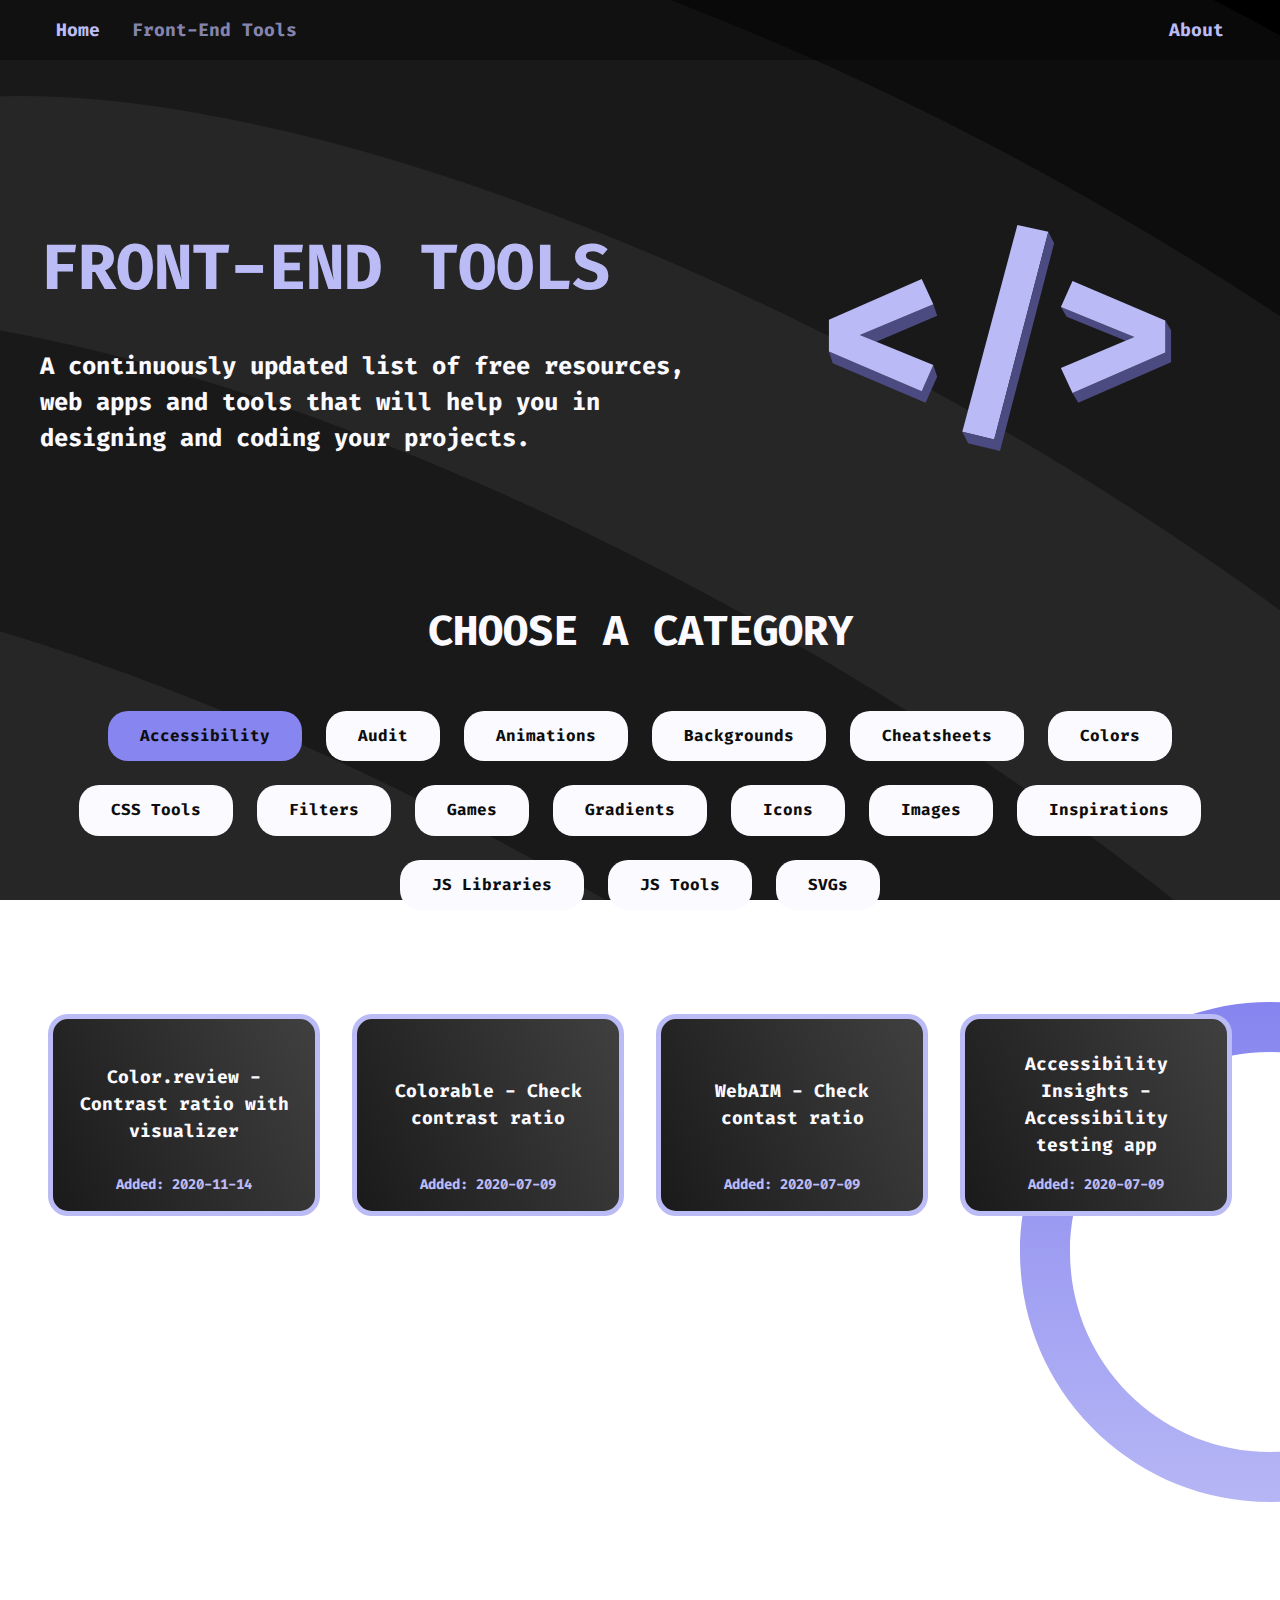
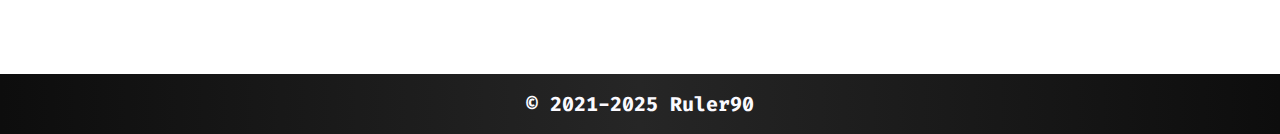
<file: index.html>
<!DOCTYPE html>
<html lang="en">
    <head>
        <meta charset="UTF-8" />
        <meta http-equiv="X-UA-Compatible" content="IE=edge" />
        <meta name="viewport" content="width=device-width, initial-scale=1.0" />
        <title>My Coding Place | Free Tools for Web Devs and Designers 2025</title>
        <meta
            name="description"
            content="Best 100% free resources, web apps and tools for web developers and designers. Get cheatsheets, CSS generators, create color palettes, gradients, SVGs and more."
        />

        <meta property="og:title" content="Free Front-End Tools for Web Developers and Designers 2025" />
        <meta
            property="og:description"
            content="Best 100% free resources, web apps and tools for web developers and designers. Get cheatsheets, CSS generators, create color palettes, gradients, SVGs and more."
        />
        <meta
            property="og:image"
            content="https://res.cloudinary.com/cliwebima/image/upload/v1622414200/front-end-tools/front-end-tools-preview.jpg"
        />
        <meta property="og:url" content="https://tools.mycoding.place/" />

        <meta name="twitter:title" content="Free Front-End Tools for Web Developers and Designers 2025" />
        <meta
            name="twitter:description"
            content="Best 100% free resources, web apps and tools for web developers and designers. Get cheatsheets, CSS generators, create color palettes, gradients, SVGs and more."
        />
        <meta
            name="twitter:image"
            content="https://res.cloudinary.com/cliwebima/image/upload/v1622414200/front-end-tools/front-end-tools-preview.jpg"
        />
        <meta name="twitter:card" content="summary_large_image" />

        <link rel="icon" type="image/svg+xml" href="./src/assets/svg/favicon.svg" />

        <link rel="preconnect" href="https://fonts.gstatic.com" />
        <link href="https://fonts.googleapis.com/css2?family=Fira+Code:wght@400;700&display=swap" rel="stylesheet" />
        <link rel="stylesheet" href="./src/scss/main.css" />
    </head>

    <body>
        <nav class="mcp-nav">
            <ul class="mcp-nav__items">
                <li class="mcp-nav__item">
                    <a class="mcp-nav__link" href="https://mycoding.place">Home</a>
                </li>
                <li class="mcp-nav__item">
                    <span class="mcp-nav__link mcp-nav__link--inactive">Front-End Tools</span>
                </li>
                <li class="mcp-nav__item">
                    <a class="mcp-nav__link" href="https://about.mycoding.place">About</a>
                </li>
            </ul>
        </nav>

        <main>
            <header class="mcp-header">
                <div class="mcp-header__text-wrapper">
                    <h1 class="mcp-header__text">Front-End Tools</h1>
                    <p class="mcp-header__description">
                        A continuously updated list of free resources, web apps and tools that will help you in
                        designing and coding your projects.
                    </p>
                </div>

                <img
                    class="mcp-header__tags-logo"
                    src="./src/assets/svg/3d-tags.svg"
                    alt="image of the 3D opening and closing tag"
                />
            </header>

            <!-- <section class="mcp-section mcp-section--latest">
                <h2 class="mcp-section__header">Latest findings</h2>
                <ul class="mcp-tiles mcp-tiles--latest"></ul>
                <img
                    class="mcp-circle-decor mcp-circle-decor--latest"
                    src="./src/assets/svg/circle.svg"
                    alt="image of the circle contour in lavender gradient color"
                />
            </section> -->

            <section class="mcp-section mcp-section--choose-category">
                <h2 class="mcp-section__header">Choose a category</h2>
                <ul class="mcp-categories">
                    <li class="mcp-categories__item" tabindex="0" data-cat="accessibility">Accessibility</li>
                    <li class="mcp-categories__item" tabindex="0" data-cat="audit">Audit</li>
                    <li class="mcp-categories__item" tabindex="0" data-cat="animations">Animations</li>
                    <li class="mcp-categories__item" tabindex="0" data-cat="backgrounds">Backgrounds</li>
                    <li class="mcp-categories__item" tabindex="0" data-cat="cheatsheets">Cheatsheets</li>
                    <li class="mcp-categories__item" tabindex="0" data-cat="colors">Colors</li>
                    <li class="mcp-categories__item" tabindex="0" data-cat="css-tools">CSS Tools</li>
                    <li class="mcp-categories__item" tabindex="0" data-cat="filters">Filters</li>
                    <li class="mcp-categories__item" tabindex="0" data-cat="games">Games</li>
                    <li class="mcp-categories__item" tabindex="0" data-cat="gradients">Gradients</li>
                    <li class="mcp-categories__item" tabindex="0" data-cat="icons">Icons</li>
                    <li class="mcp-categories__item" tabindex="0" data-cat="images">Images</li>
                    <li class="mcp-categories__item" tabindex="0" data-cat="inspirations">Inspirations</li>
                    <li class="mcp-categories__item" tabindex="0" data-cat="js-libraries">JS Libraries</li>
                    <li class="mcp-categories__item" tabindex="0" data-cat="js-tools">JS Tools</li>
                    <li class="mcp-categories__item" tabindex="0" data-cat="svg">SVGs</li>
                </ul>
            </section>

            <section class="mcp-section mcp-section--category">
                <ul class="mcp-tiles mcp-tiles--category"></ul>
                <img
                    class="mcp-circle-decor mcp-circle-decor--cat-tiles"
                    src="./src/assets/svg/circle.svg"
                    alt="image of the big circle contour in lavender gradient color"
                />
            </section>
        </main>

        <footer>&copy; 2021-2025 Ruler90</footer>

        <script src="./src/js/tiles.js"></script>
    </body>
</html>
</file>
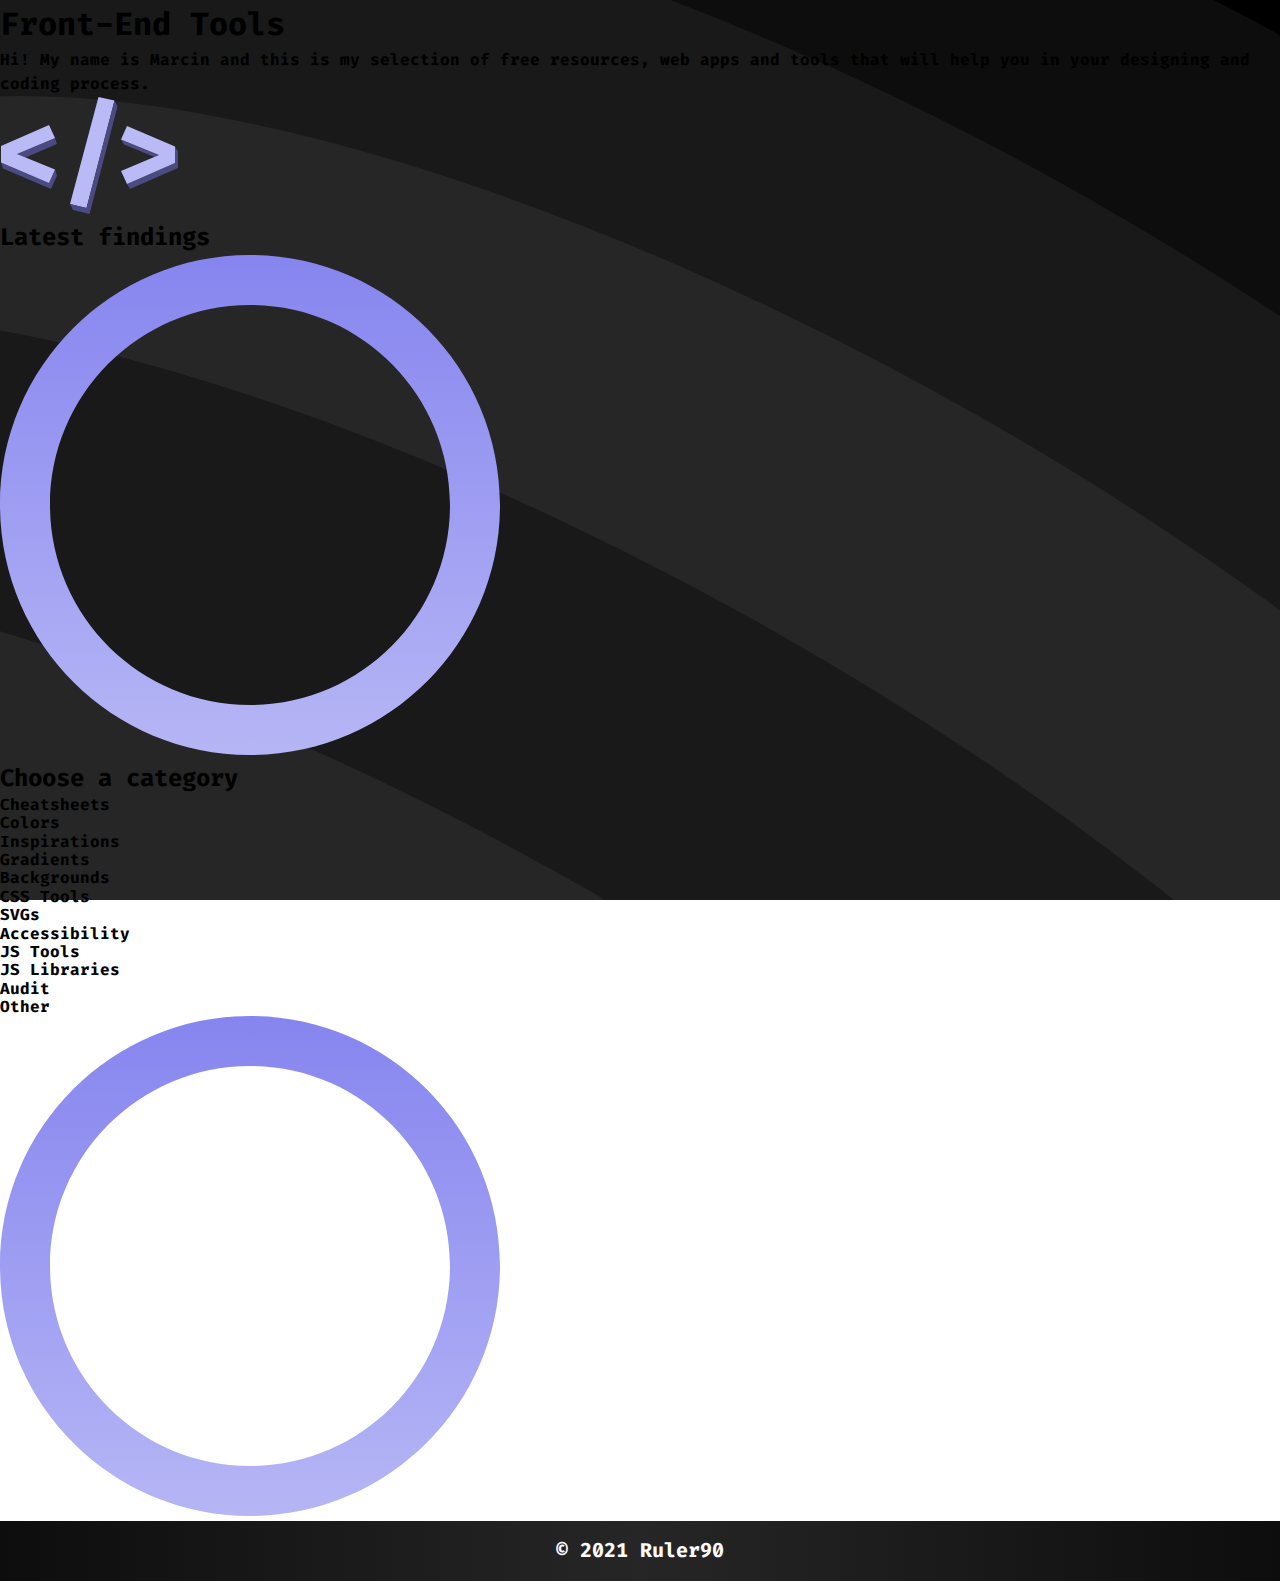
<file: src/index.html>
<!DOCTYPE html>
<html lang="en">

<head>
    <meta charset="UTF-8">
    <meta http-equiv="X-UA-Compatible" content="IE=edge">
    <meta name="viewport" content="width=device-width, initial-scale=1.0">
    <meta name="description"
        content="List of free resources, web apps and tools that will help developers and designers in their designing and coding process.">
    <title>Front-End Tools</title>

    <link rel="icon" type="image/svg+xml" href="./assets/svg/favicon.svg" />

    <link rel="preconnect" href="https://fonts.gstatic.com">
    <link href="https://fonts.googleapis.com/css2?family=Fira+Code:wght@400;700&display=swap" rel="stylesheet">
    <link rel="stylesheet" href="./scss/main.css">
</head>

<body>

    <main>

        <header class="fet-header">
            <div class="fet-header__text-wrapper">
                <h1 class="fet-header__text">Front-End Tools</h1>
                <p class="fet-header__description">
                    Hi! My name is Marcin and this is my selection of free resources, web apps and tools that will help
                    you in your designing and coding process.
                </p>
            </div>

            <img class="fet-header__tags-logo" src="./assets/svg/3d-tags.svg"
                alt="image of the 3D opening and closing tag">
        </header>

        <section class="fet-section fet-section--latest">
            <h2 class="fet-section__header">Latest findings</h2>
            <ul class="fet-tiles fet-tiles--latest"></ul>
            <img class="fet-circle-decor fet-circle-decor--latest" src="assets/svg/circle.svg"
                alt="image of the circle contour in lavender gradient color">
        </section>

        <section class="fet-section fet-section--choose-category">
            <h2 class="fet-section__header">Choose a category</h2>
            <ul class="fet-categories">

                <li class="fet-categories__item" tabindex="0" data-cat="cheatsheets">Cheatsheets</li>
                <li class="fet-categories__item" tabindex="0" data-cat="color-palettes">Colors</li>
                <li class="fet-categories__item" tabindex="0" data-cat="inspirations">Inspirations</li>
                <li class="fet-categories__item" tabindex="0" data-cat="gradients">Gradients</li>
                <li class="fet-categories__item" tabindex="0" data-cat="backgrounds">Backgrounds</li>
                <li class="fet-categories__item" tabindex="0" data-cat="css-tools">CSS Tools</li>
                <li class="fet-categories__item" tabindex="0" data-cat="svg">SVGs</li>
                <li class="fet-categories__item" tabindex="0" data-cat="accessibility">Accessibility</li>
                <li class="fet-categories__item" tabindex="0" data-cat="js-tools">JS Tools</li>
                <li class="fet-categories__item" tabindex="0" data-cat="js-libraries">JS Libraries</li>
                <li class="fet-categories__item" tabindex="0" data-cat="audit">Audit</li>
                <li class="fet-categories__item" tabindex="0" data-cat="other">Other</li>

            </ul>
        </section>

        <section class="fet-section fet-section--category">
            <ul class="fet-tiles fet-tiles--category"></ul>
            <img class="fet-circle-decor fet-circle-decor--cat-tiles" src="assets/svg/circle.svg"
                alt="image of the big circle contour in lavender gradient color">
        </section>

    </main>

    <footer>&copy; 2021 Ruler90</footer>

    <script src="./js/db.js"></script>
    <script src="./js/tiles.js"></script>

</body>

</html>
</file>
<file: src/scss/main.css>
/*! normalize.css v8.0.1 | MIT License | github.com/necolas/normalize.css */
html {
  line-height: 1.15;
  -webkit-text-size-adjust: 100%;
}

body {
  margin: 0;
}

main {
  display: block;
}

h1 {
  font-size: 2em;
  margin: 0.67em 0;
}

hr {
  box-sizing: content-box;
  height: 0;
  overflow: visible;
}

pre {
  font-family: monospace, monospace;
  font-size: 1em;
}

a {
  background-color: transparent;
}

abbr[title] {
  border-bottom: none;
  text-decoration: underline;
  -webkit-text-decoration: underline dotted;
          text-decoration: underline dotted;
}

b,
strong {
  font-weight: bolder;
}

code,
kbd,
samp {
  font-family: monospace, monospace;
  font-size: 1em;
}

small {
  font-size: 80%;
}

sub,
sup {
  font-size: 75%;
  line-height: 0;
  position: relative;
  vertical-align: baseline;
}

sub {
  bottom: -0.25em;
}

sup {
  top: -0.5em;
}

img {
  border-style: none;
}

button,
input,
optgroup,
select,
textarea {
  font-family: inherit;
  font-size: 100%;
  line-height: 1.15;
  margin: 0;
}

button,
input {
  overflow: visible;
}

button,
select {
  text-transform: none;
}

button,
[type=button],
[type=reset],
[type=submit] {
  -webkit-appearance: button;
}

button::-moz-focus-inner,
[type=button]::-moz-focus-inner,
[type=reset]::-moz-focus-inner,
[type=submit]::-moz-focus-inner {
  border-style: none;
  padding: 0;
}

button:-moz-focusring,
[type=button]:-moz-focusring,
[type=reset]:-moz-focusring,
[type=submit]:-moz-focusring {
  outline: 1px dotted ButtonText;
}

fieldset {
  padding: 0.35em 0.75em 0.625em;
}

legend {
  box-sizing: border-box;
  color: inherit;
  display: table;
  max-width: 100%;
  padding: 0;
  white-space: normal;
}

progress {
  vertical-align: baseline;
}

textarea {
  overflow: auto;
}

[type=checkbox],
[type=radio] {
  box-sizing: border-box;
  padding: 0;
}

[type=number]::-webkit-inner-spin-button,
[type=number]::-webkit-outer-spin-button {
  height: auto;
}

[type=search] {
  -webkit-appearance: textfield;
  outline-offset: -2px;
}

[type=search]::-webkit-search-decoration {
  -webkit-appearance: none;
}

::-webkit-file-upload-button {
  -webkit-appearance: button;
  font: inherit;
}

details {
  display: block;
}

summary {
  display: list-item;
}

template {
  display: none;
}

[hidden] {
  display: none;
}

/* Resets */
h1,
h2,
p {
  margin: 0;
  line-height: 1.5;
}

ul {
  margin-block-start: 0;
  margin-block-end: 0;
  padding-inline-start: 0;
  list-style-type: none;
}

a {
  text-decoration: none;
}

/* General styles */
html {
  scroll-behavior: smooth;
  scrollbar-color: #8785ef #fbfaff;
  scrollbar-width: thin;
}
html::-webkit-scrollbar {
  width: 10px;
  height: 10px;
  border-radius: 5px;
}
html::-webkit-scrollbar-track {
  border-radius: 5px;
  background-color: #fbfaff;
  margin: 2px 0;
}
html::-webkit-scrollbar-thumb {
  border-radius: 5px;
  background-color: #8785ef;
}

body {
  font-family: "Fira Code", monospace;
  font-weight: 700;
  overflow-x: hidden;
  background-image: url("../assets/svg/grey-lines-bg.svg");
  background-size: cover;
  background-attachment: fixed;
}
@media (max-width: 767px) {
  body {
    background-attachment: initial;
    background-image: none;
    background-color: #262626;
  }
}

.mcp-section {
  max-width: 1200px;
  margin: 0 auto;
  position: relative;
}
.mcp-section--latest {
  padding: 64px 0 88px;
}
@media (max-width: 767px) {
  .mcp-section--latest {
    padding: 32px 0 48px;
  }
}
.mcp-section--choose-category {
  padding: 80px 0 48px;
}
@media (max-width: 767px) {
  .mcp-section--choose-category {
    padding: 32px 0 16px;
  }
}
.mcp-section--category {
  min-height: 500px;
  padding: 32px 0 160px;
}

.mcp-section__description {
  padding: 0 16px;
  color: #fbfaff;
  font-size: 20px;
  position: relative;
  z-index: 1;
}
.mcp-section__description:nth-of-type(1) {
  margin-bottom: 24px;
}
@media (max-width: 767px) {
  .mcp-section__description:nth-of-type(1) {
    margin-bottom: 16px;
    font-size: 18px;
  }
}

.mcp-section__header {
  font-size: 42px;
  margin-bottom: 48px;
  text-transform: uppercase;
  color: #fbfaff;
  text-align: center;
}
@media (max-width: 1200px) {
  .mcp-section__header {
    font-size: 32px;
  }
}

footer {
  height: 60px;
  background-image: linear-gradient(to left, #0d0d0d, #262626, #0d0d0d);
  color: #fbfaff;
  display: grid;
  place-items: center;
  font-size: 20px;
  position: relative;
}

.mcp-nav {
  height: 60px;
  background-color: rgba(0, 0, 0, 0.3);
}

.mcp-nav__items {
  max-width: 1200px;
  height: 100%;
  margin: 0 auto;
  padding: 0 16px;
  display: flex;
  align-items: center;
}
@media (max-width: 450px) {
  .mcp-nav__items {
    justify-content: space-evenly;
  }
}

.mcp-nav__item {
  margin: 0 16px;
}
@media (min-width: 451px) {
  .mcp-nav__item:last-child {
    margin-left: auto;
  }
}

.mcp-nav__link {
  color: #bbbbf6;
  font-size: 18px;
}
.mcp-nav__link:hover, .mcp-nav__link:focus {
  color: #fbfaff;
}
@media (max-width: 550px) {
  .mcp-nav__link {
    font-size: 16px;
  }
}
.mcp-nav__link--inactive {
  pointer-events: none;
  color: #8484ad;
}

/* Header styles */
.mcp-header {
  max-width: 1200px;
  margin: 0 auto;
  padding: 160px 32px 64px;
  color: #fbfaff;
  line-height: 1.5;
  display: flex;
  align-items: center;
  position: relative;
}
@media (max-width: 800px) {
  .mcp-header {
    flex-direction: column;
    padding: 48px 16px 0;
  }
}

.mcp-header__text-wrapper {
  width: 60%;
}
@media (max-width: 800px) {
  .mcp-header__text-wrapper {
    width: auto;
  }
}

.mcp-header__text {
  margin: 0 0 32px;
  font-size: 64px;
  color: #bbbbf6;
  text-transform: uppercase;
}
@media (max-width: 1200px) {
  .mcp-header__text {
    font-size: 48px;
  }
}
@media (max-width: 800px) {
  .mcp-header__text {
    text-align: center;
  }
}
@media (max-width: 550px) {
  .mcp-header__text {
    font-size: 32px;
  }
}

.mcp-header__description {
  max-width: 95%;
  font-size: 24px;
}
@media (max-width: 980px) {
  .mcp-header__description {
    font-size: 22px;
  }
}
@media (max-width: 800px) {
  .mcp-header__description {
    max-width: initial;
    font-size: 18px;
  }
}

.mcp-header__tags-logo {
  height: 230px;
  margin: 0 auto;
}
@media (max-width: 980px) {
  .mcp-header__tags-logo {
    height: 160px;
  }
}
@media (max-width: 800px) {
  .mcp-header__tags-logo {
    width: auto;
    margin-top: 32px;
  }
}
@media (max-width: 430px) {
  .mcp-header__tags-logo {
    height: 120px;
  }
}

/* Tiles styles */
.mcp-tiles {
  margin: 0 auto;
  width: -moz-max-content;
  width: max-content;
  display: grid;
  grid-template-columns: repeat(4, 1fr);
  gap: 32px;
  position: relative;
  z-index: 2;
}
@media (max-width: 1200px) {
  .mcp-tiles {
    grid-template-columns: repeat(3, 1fr);
  }
}
@media (max-width: 980px) {
  .mcp-tiles {
    grid-template-columns: repeat(2, 1fr);
  }
}
@media (max-width: 600px) {
  .mcp-tiles {
    gap: 32px 8px;
  }
}
.mcp-tile {
  transition: transform 400ms ease, opacity 350ms ease;
  transform: translateY(0);
  opacity: 1;
}
.mcp-tile--fade-out {
  transform: translateY(200px);
  opacity: 0;
}
.mcp-tile--new .mcp-tile__new-label {
  display: flex;
  justify-content: center;
  align-items: center;
}

.mcp-tile__link {
  width: 230px;
  height: 160px;
  padding: 16px;
  background: linear-gradient(244.18deg, #404040 0%, #1a1a1a 100%);
  border: 5px solid #bbbbf6;
  border-radius: 20px;
  display: grid;
  grid-template-rows: 1fr max-content;
  position: relative;
  transition: transform 300ms ease;
}
@media (hover: hover) {
  .mcp-tile__link:hover, .mcp-tile__link:focus {
    transform: translateY(-10px);
  }
}
@media (max-width: 600px) {
  .mcp-tile__link {
    box-sizing: border-box;
    padding: 8px;
  }
}
@media (max-width: 500px) {
  .mcp-tile__link {
    width: 180px;
    border: 3px solid #bbbbf6;
  }
}
@media (max-width: 380px) {
  .mcp-tile__link {
    width: 170px;
    border: 2px solid #bbbbf6;
  }
}

.mcp-tile__new-label {
  display: none;
  width: 60px;
  height: 21px;
  border-radius: 16px;
  background-color: #05d13f;
  position: absolute;
  top: -13px;
  left: 20px;
}

.mcp-tile__new-label-text {
  color: #141516;
  font-size: 14px;
}

.mcp-tile__text {
  color: #fbfaff;
  font-size: 18px;
  text-align: center;
  align-self: center;
}
@media (max-width: 600px) {
  .mcp-tile__text {
    font-size: 14px;
  }
}

.mcp-tile__date {
  color: #bbbbf6;
  font-size: 14px;
  text-align: center;
  align-self: flex-end;
}

/* Category buttons styles */
.mcp-categories {
  display: flex;
  justify-content: center;
  align-items: center;
  flex-wrap: wrap;
}
@media (max-width: 600px) {
  .mcp-categories {
    margin-top: -20px;
  }
}

.mcp-categories__item {
  width: -moz-max-content;
  width: max-content;
  margin: 0 12px 24px;
  padding: 16px 32px;
  border-radius: 20px;
  background-color: #fbfaff;
  font-size: 16px;
  color: #0d0d0d;
  text-align: center;
  transition: box-shadow 200ms ease;
}
.mcp-categories__item:hover, .mcp-categories__item:focus {
  cursor: pointer;
  box-shadow: 0 0 0 5px #8785ef;
  outline: none;
}
@media (max-width: 600px) {
  .mcp-categories__item {
    width: 35%;
    padding: 16px;
    margin: 12px;
  }
}
@media (max-width: 385px) {
  .mcp-categories__item {
    padding: 12px 16px;
    margin: 8px;
  }
}
@media (max-width: 359px) {
  .mcp-categories__item {
    width: 50%;
  }
}
.mcp-categories__item--active {
  background-color: #8785ef;
  color: #0d0d0d;
  pointer-events: none;
}
.mcp-categories__item--active:focus {
  box-shadow: none;
}
.mcp-categories__item--pending {
  pointer-events: none;
}
.mcp-categories__item--pending:hover, .mcp-categories__item--pending:focus {
  box-shadow: none;
}

/* Decorations styles */
.mcp-circle-decor {
  position: absolute;
}
@media (max-width: 600px) {
  .mcp-circle-decor {
    display: none;
  }
}
.mcp-circle-decor--latest {
  height: 250px;
  bottom: -10px;
  left: -100px;
}
.mcp-circle-decor--cat-tiles {
  right: -280px;
  top: 20px;
}/*# sourceMappingURL=main.css.map */
</file>
